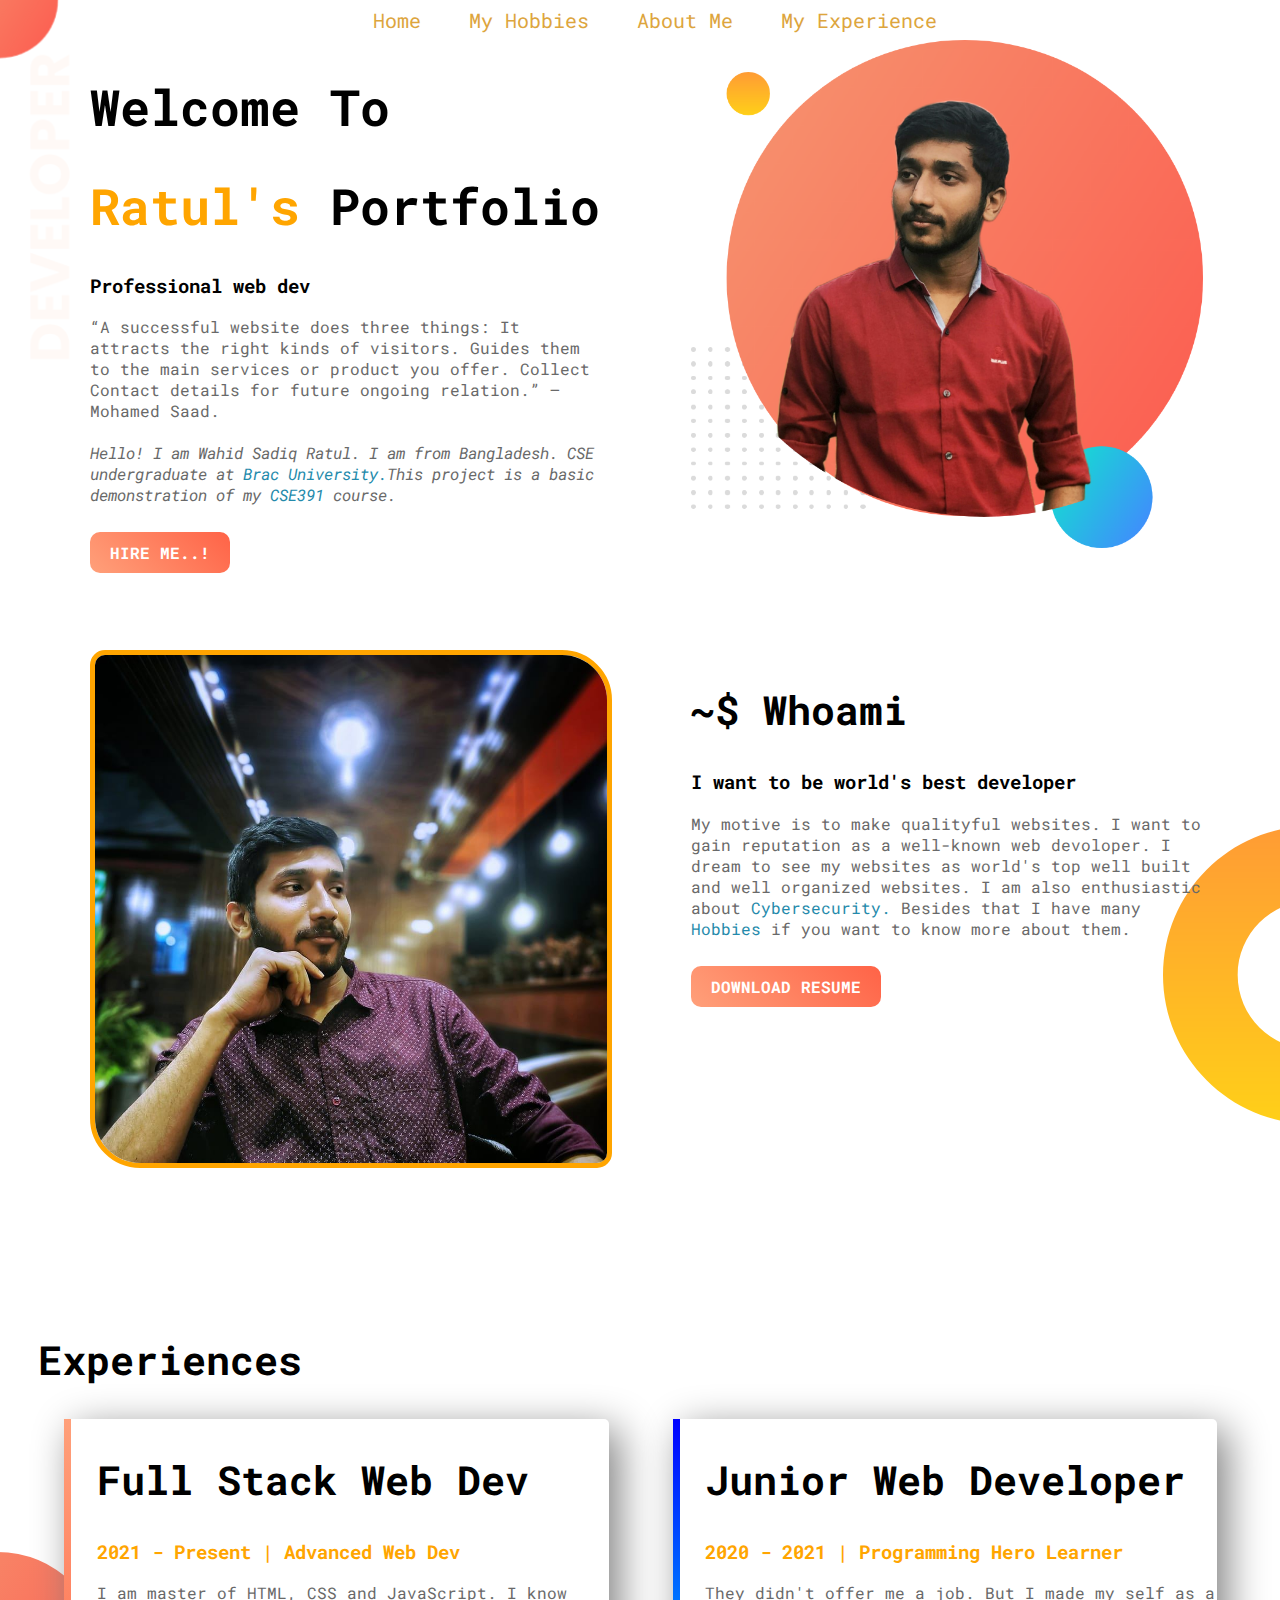
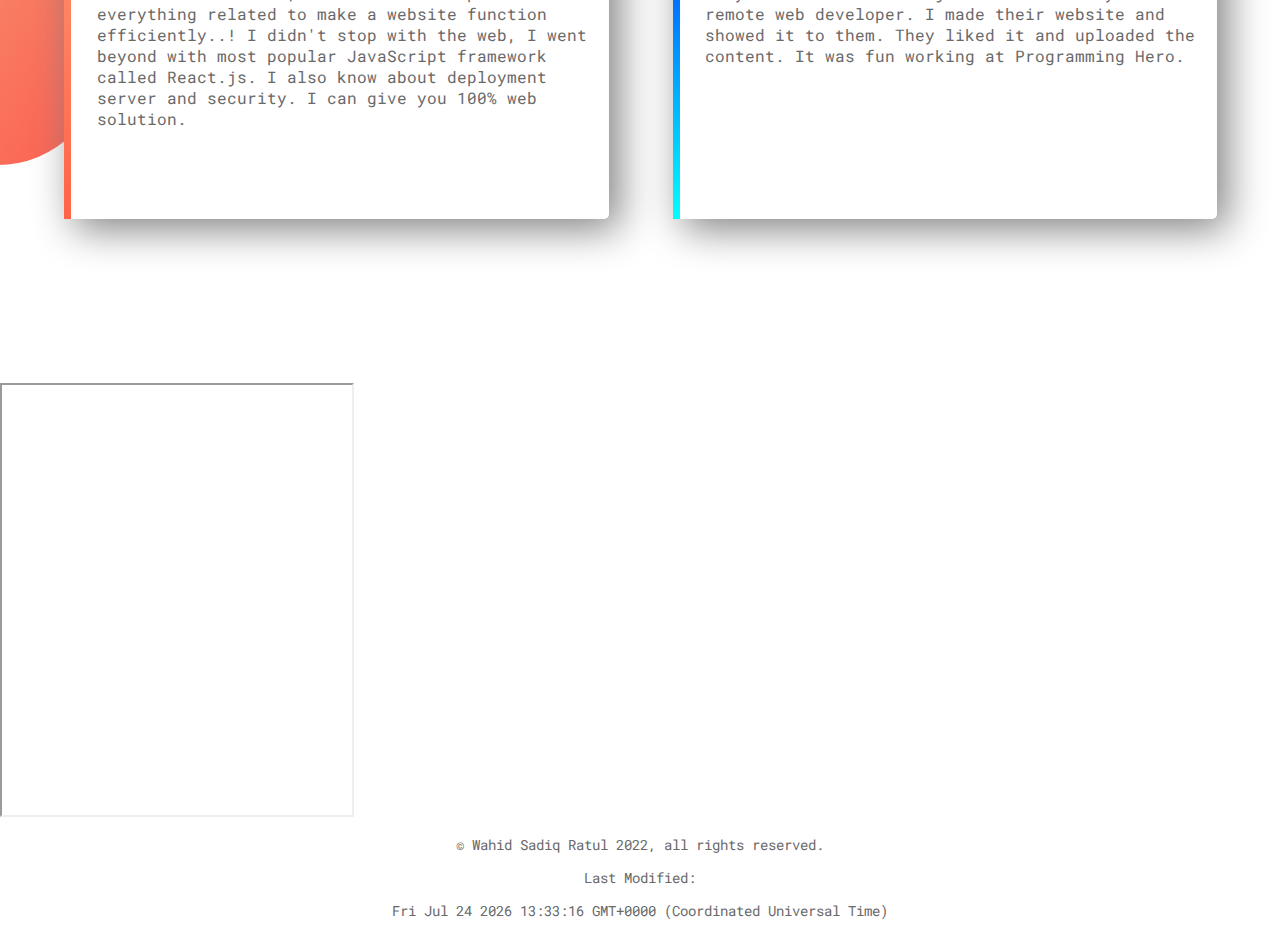
<file: index.html>
<!DOCTYPE html>
<html lang="en">

<head>
    <meta charset="UTF-8">
    <meta http-equiv="X-UA-Compatible" content="IE=edge">
    <meta name="viewport" content="width=device-width, initial-scale=1.0">
    <link rel="preconnect" href="https://fonts.gstatic.com">
    <link href="https://fonts.googleapis.com/css2?family=Roboto+Mono:ital@0;1&display=swap" rel="stylesheet">
    <link rel="stylesheet" href="style.css">
    <title>Ratul's Portfolio</title>
</head>

<body>
    <section class="top-banner">
        <div class='Header'>
            <nav>
                <a href="index.html">Home</a>
                <a href="hobbies.html">My Hobbies</a>
                <a href="#about-me">About Me</a>
                <a href="#experience-shift">My Experience</a>
            </nav>
        </div>
        <div class="half-width">
            <h1>Welcome To</h1>
            <h1><span class="orange-highlight">Ratul's</span> Portfolio</h1>
            <h3>Professional web dev</h3>
            <p>“A successful website does three things:
                It attracts the right kinds of visitors.
                Guides them to the main services or product you offer.
                Collect Contact details for future ongoing relation.”
                ― Mohamed Saad. <br><br>
                <i>Hello! I am Wahid Sadiq Ratul. I am from Bangladesh. CSE undergraduate at <a
                        href="https://www.bracu.ac.bd/" style="text-decoration: none; color: rgb(36, 138, 171);"
                        class="link" target="_blank">Brac
                        University.</a>This project is a basic demonstration of my <a
                        href="https://piazza.com/class/l3q59z417auaz"
                        style="text-decoration: none; color: rgb(36, 138, 171);" class="link" target="_blank">CSE391</a>
                    course.
                </i>
            </p>
            <br>
            <a class="link-button" target="_blank" href="https://github.com/Ratul-netizen">HIRE
                ME..!</a>
        </div>
        <div class="half-width">
            <img src="images/my-pic2.png" alt="Ratul picture">
        </div>
    </section>

    <section class="about-area">
        <div class="half-width">
            <img src="images/my_pic1.jpg" style="border: 5px solid orange;  border-radius: 15px 50px;"
                alt="Ratul picture">
        </div>
        <div class="half-width">
            <h2 id="about-me">~$ Whoami</h2>
            <h3>I want to be world's best developer</h3>
            <p> My motive is to make qualityful websites. I want to gain reputation as a well-known web devoloper. I
                dream to
                see my websites as world's top well built and well organized websites. I am also enthusiastic about
                <a href="https://www.cisco.com/c/en/us/products/security/what-is-cybersecurity.html"
                    style="text-decoration: none; color: rgb(36, 138, 171);" target="_blank"
                    class="link">Cybersecurity.</a> Besides that I have many <a href="hobbies.html"
                    style="text-decoration: none; color: rgb(36, 138, 171);" target="_blank" class="link">Hobbies</a> if
                you want to
                know more about them.
            </p>
            <br>
            <a class="link-button" target="_blank"
                href="https://www.linkedin.com/in/wahid-sadiq-ratul-9ab453152/">DOWNLOAD RESUME</a>
        </div>
    </section>

    <section class="experience-area">
        <h2 id="experience-shift">Experiences</h2>
        <div id="full-stack" class="half-width single-experience">
            <h2>Full Stack Web Dev</h2>
            <h3 class="orange-highlight">2021 - Present | Advanced Web Dev</h3>
            <p> I am master of HTML, CSS and JavaScript. I know everything related to make a website function
                efficiently..!
                I didn't stop with the web, I went beyond with most popular JavaScript framework called React.js. I
                also
                know
                about deployment server and security. I can give you 100% web solution.
            </p>
        </div>
        <div id="junior-web" class="half-width single-experience">
            <h2>Junior Web Developer</h2>
            <h3 class="orange-highlight">2020 - 2021 | Programming Hero Learner</h3>
            <p> They didn't offer me a job. But I made my self as a remote web developer. I made their website and
                showed
                it
                to them. They liked it and uploaded the content. It was fun working at Programming Hero.
            </p>
        </div>
    </section>
    
    <iframe width="350" height="430" allow="microphone;" src="https://console.dialogflow.com/api-client/demo/embedded/156009ba-50fa-4231-9dd4-d01abf1c5179"></iframe>

    <footer>
        <p>© Wahid Sadiq Ratul 2022, all rights reserved.</p>
        <p>Last Modified:</p>
        <p id="tracker"></p>
        <script>
            const date = new Date(document.lastModified);
            document.getElementById("tracker").innerHTML = date;
        </script>
    </footer>
</body>

</html>
</file>
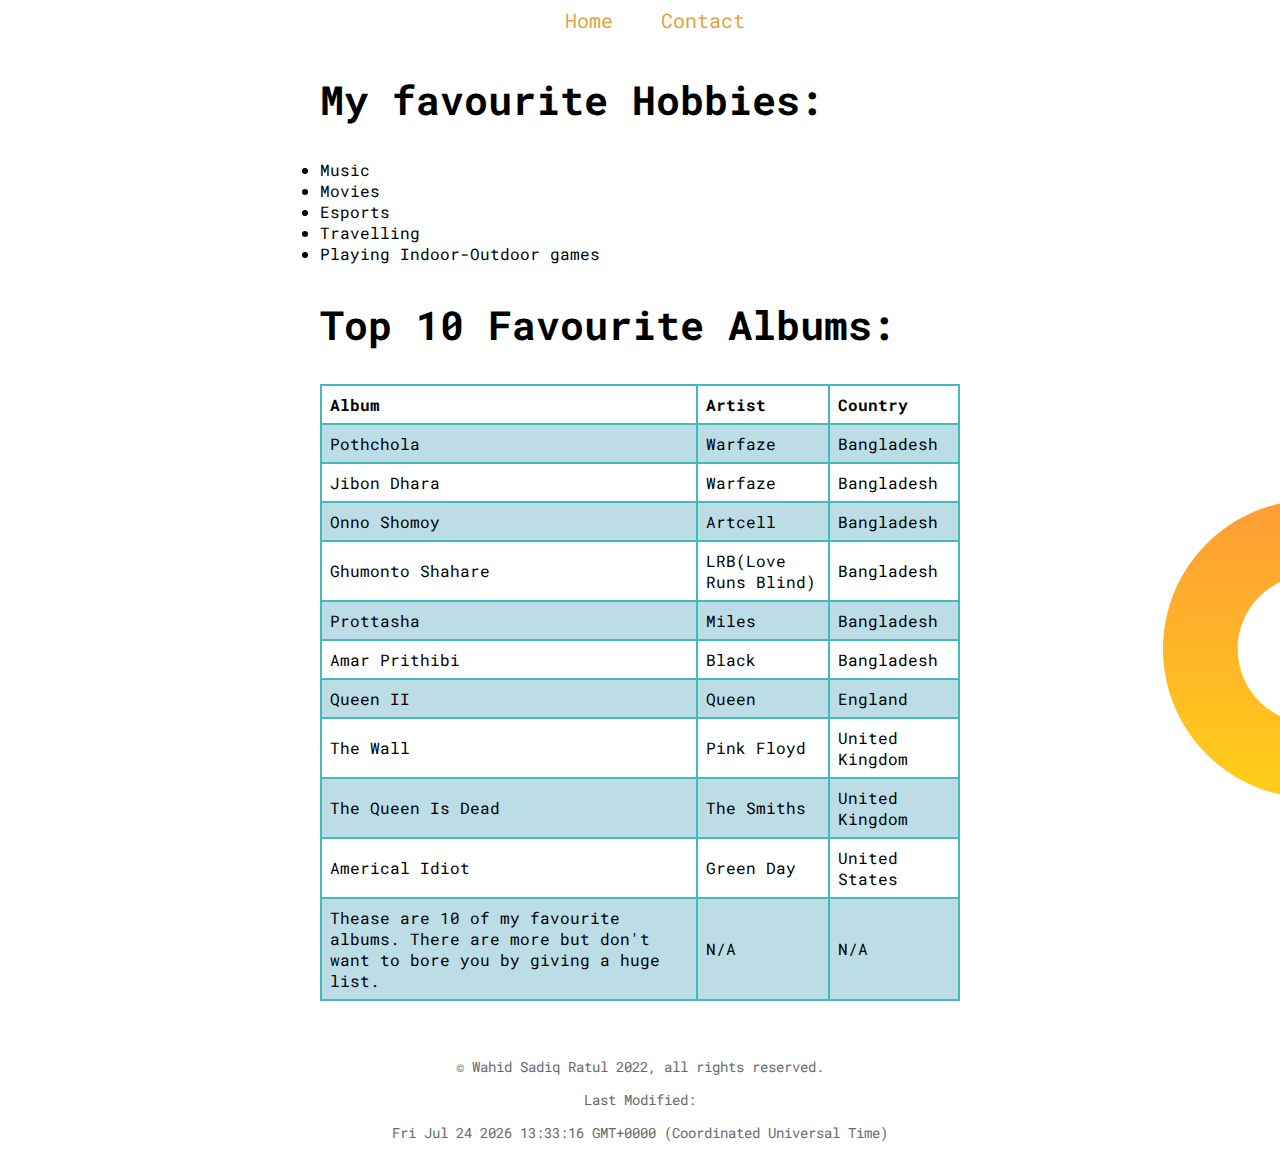
<file: hobbies.html>
<!DOCTYPE html>
<html lang="en">

<head>
    <meta charset="UTF-8">
    <meta http-equiv="X-UA-Compatible" content="IE=edge">
    <meta name="viewport" content="width=device-width, initial-scale=1.0">
    <link rel="preconnect" href="https://fonts.gstatic.com">
    <link href="https://fonts.googleapis.com/css2?family=Roboto+Mono:ital@0;1&display=swap" rel="stylesheet">
    <link rel="stylesheet" href="style.css">
    <title>Hobbies</title>
</head>

<body>
    <div class='Header'>
        <nav>
            <a href="index.html">Home</a>
            <a href="https://www.facebook.com/ratul.wahidsadiq" target="_blank">Contact</a>
        </nav>
    </div>
    <div>
        <div class="full-width">
            <h2>My favourite Hobbies:</h2>
            <li>Music</li>
            <li>Movies</li>
            <li>Esports</li>
            <li>Travelling</li>
            <li>Playing Indoor-Outdoor games</li>
            </ul>
        </div>
    </div>

    <div class="about-area">
        <div class="full-width">
            <h2>Top 10 Favourite Albums:</h2>
            <table>
                <tr>
                    <th>Album</th>
                    <th>Artist</th>
                    <th>Country</th>
                </tr>
                <tr>
                    <td>Pothchola</td>
                    <td>Warfaze</td>
                    <td>Bangladesh</td>
                </tr>
                <tr>
                    <td>Jibon Dhara</td>
                    <td>Warfaze</td>
                    <td>Bangladesh</td>
                </tr>
                <tr>
                    <td>Onno Shomoy</td>
                    <td>Artcell</td>
                    <td>Bangladesh</td>
                </tr>
                <tr>
                    <td>Ghumonto Shahare</td>
                    <td>LRB(Love Runs Blind)</td>
                    <td>Bangladesh</td>
                </tr>
                <tr>
                    <td>Prottasha</td>
                    <td>Miles</td>
                    <td>Bangladesh</td>
                </tr>
                <tr>
                    <td>Amar Prithibi</td>
                    <td>Black</td>
                    <td>Bangladesh</td>
                </tr>
                <tr>
                    <td>Queen II</td>
                    <td>Queen</td>
                    <td>England</td>
                </tr>
                <tr>
                    <td>The Wall</td>
                    <td>Pink Floyd</td>
                    <td>United Kingdom</td>
                </tr>
                <tr>
                    <td>The Queen Is Dead</td>
                    <td>The Smiths</td>
                    <td>United Kingdom</td>
                </tr>
                <tr>
                    <td>Americal Idiot</td>
                    <td>Green Day</td>
                    <td>United States</td>
                </tr>
                <tr>
                    <td>Thease are 10 of my favourite albums. There are more but don't want to bore you by giving a huge list.</td>
                    <td>N/A</td>
                    <td>N/A</td>
                </tr>
            </table>
        </div>
    </div>
    <br>
    <br>
    <footer>
        <p>© Wahid Sadiq Ratul 2022, all rights reserved.</p>
        <p>Last Modified:</p>
        <p id="tracker"></p>
        <script>
            const date = new Date(document.lastModified);
            document.getElementById("tracker").innerHTML = date;
        </script>
    </footer>
</body>

</html>
</file>
<file: style.css>
body {
        margin: 0;
        font-family: 'Roboto Mono', monospace;
    }

    .Header {
        text-align: center;
    }

    .Header nav {
        background-color: transparent;
        line-height: 40px;
        font-size: 20px;
    }

    nav a {
        text-decoration: none;
        color: rgb(221, 165, 61);
        margin-left: 30px;
        padding: 3px;
    }

    nav a:hover {
        background-color: rgb(233, 221, 221);
    }

    h1 {
        font-size: 50px;
    }

    h2 {
        font-size: 40px;
    }

    p {
        color: dimgray;
    }

    .link:hover {
        background-color: rgb(171, 219, 171);
    }

    .orange-highlight {
        color: orange;
    }

    .half-width {
        width: 40%;
        float: left;
        margin-left: 5%;
        padding-left: 2%;
    }

    .full-width {
        width: 50%;
        margin-left: 20%;
        padding-left: 5%;
    }

    .half-width img {
        width: 100%;
    }

    .top-banner {
        background-image: url("images/top-banner.png");
        background-repeat: no-repeat;
    }

    section {
        height: 500px;
        padding-bottom: 150px;
    }

    .link-button {
        text-decoration: none;
        background-image: linear-gradient(45deg, lightsalmon, tomato);
        padding: 10px 20px;
        border-radius: 10px;
        color: white;
        font-weight: bold;
    }

    .about-area {
        background-image: url("images/dream-bg.png");
        background-repeat: no-repeat;
        background-position: right;
    }

    .single-experience {
        box-shadow: 10px 10px 40px gray;
        border-radius: 5px;
        height: 80%;
        background-color: white;
    }

    .experience-area {
        background-image: url("images/exp-bg.png");
        background-repeat: no-repeat;
        background-position: left;
    }

    #full-stack {
        border-left: 7px solid;
        border-image: linear-gradient(180deg, lightsalmon, tomato);
        border-image-slice: 1;
    }

    #experience-shift {
        padding-left: 3%;
    }

    #junior-web {
        border-left: 7px solid;
        border-image: linear-gradient(180deg, blue, cyan);
        border-image-slice: 1;
    }

    table {
        border-collapse: collapse;
        width: 100%;
    }

    td,
    th {
        border: 2px solid #42babc;
        text-align: left;
        padding: 8px;
    }

    tr:nth-child(even) {
        background-color: #bcdce6;
    }

    footer p {
        text-align: center;
        font-size: 14px;
    }
</file>
